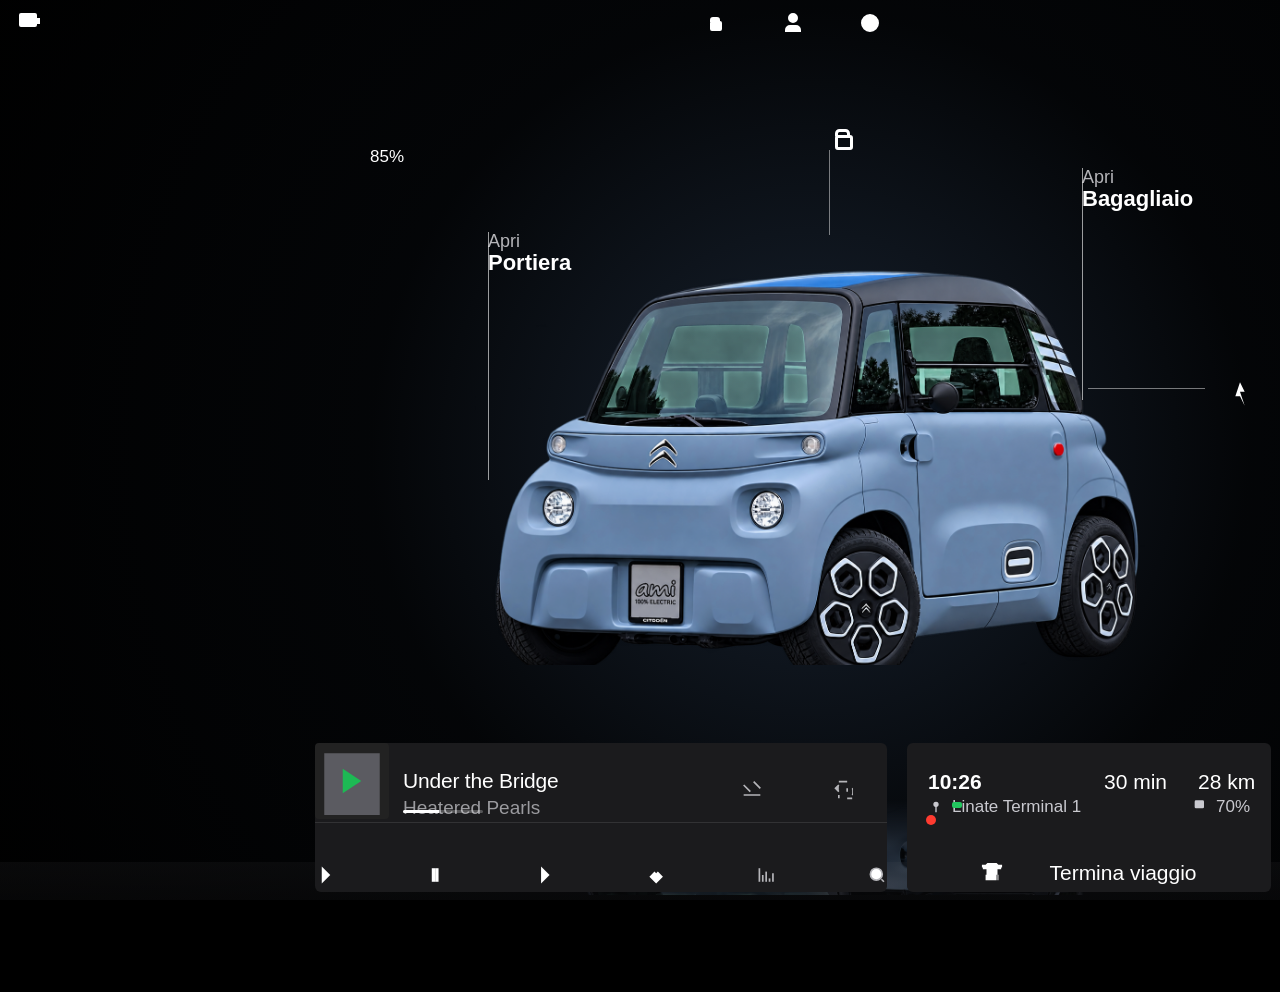
<file: index.html>
<!DOCTYPE html>
<html lang="it">
<head>
  <meta charset="UTF-8" />
  <meta name="viewport" content="width=device-width, initial-scale=1.0, maximum-scale=1.0, user-scalable=no, viewport-fit=cover" />
  <meta name="mobile-web-app-capable" content="yes" />
  <meta name="apple-mobile-web-app-capable" content="yes" />
  <meta name="apple-mobile-web-app-status-bar-style" content="black" />
  <meta name="apple-mobile-web-app-title" content="Ami Dashboard" />
  <meta name="theme-color" content="#000000" />
  <title>Ami Dashboard</title>
  <link rel="manifest" href="manifest.webmanifest" />
  <link rel="stylesheet" href="css/base.css" />
  <link rel="stylesheet" href="css/parking.css" />
  <link rel="stylesheet" href="css/driving.css" />
</head>
<body>
  <!-- Banner GPS (discreto, sopra barra di stato) -->
  <div class="gps-banner hidden" id="gps-banner">
    <span class="gps-banner-text">GPS non disponibile</span>
    <button id="gps-enable-btn">Attiva GPS</button>
  </div>

  <!-- Pannello debug velocità (tap lungo sull'orario o ?debug=1) -->
  <div class="debug-panel hidden" id="debug-panel">
    <h3>Modalità debug</h3>
    <label>Velocità simulata <span id="debug-value">0 km/h</span></label>
    <input type="range" id="debug-slider" min="0" max="50" value="0" />
    <div class="debug-actions">
      <button id="debug-close">Chiudi</button>
    </div>
  </div>

  <!-- Stage fisso 1586x992 px, scalato e centrato da js/scale.js -->
  <div id="stage">

    <!-- ============================================================
         VISTA PARCHEGGIO (#view-parking)
         ============================================================ -->
    <section id="view-parking" class="view">

      <!-- Aureola e pavimento -->
      <div class="parking-halo"></div>
      <div class="parking-floor"></div>

      <!-- Barra di stato superiore (y 0-45) -->
      <header class="top-bar">
        <div class="top-section">
          <svg class="battery-icon" viewBox="0 0 24 24" fill="none" stroke="#fff" stroke-width="2">
            <rect x="2" y="3" width="16" height="12" rx="1" />
            <rect x="19" y="8" width="2" height="4" />
            <path d="M5 9h11" stroke="#fff" stroke-width="1.5" opacity="0.85" />
          </svg>
          <span class="battery-pct">85%</span>
        </div>

        <div class="top-center">
          <svg class="top-icon" viewBox="0 0 24 24" fill="none" stroke="#fff" stroke-width="2">
            <rect x="7" y="11" width="10" height="8" rx="1" />
            <path d="M7 11V9a2 2 0 0 1 2-2h4a2 2 0 0 1 2 2v2" />
          </svg>
          <svg class="top-icon" viewBox="0 0 24 24" fill="none" stroke="#fff" stroke-width="2">
            <circle cx="12" cy="7" r="4" />
            <path d="M5 21v-2a4 4 0 0 1 4-4h6a4 4 0 0 1 4 4v2" />
          </svg>
          <svg class="top-icon" viewBox="0 0 24 24" fill="none" stroke="#fff" stroke-width="2">
            <circle cx="12" cy="12" r="8" />
            <circle cx="12" cy="12" r="1" fill="#fff" />
          </svg>
        </div>

        <div class="top-right">
          <span class="time" id="top-time">9:54</span>
          <span class="temp">21 °C</span>
          <div class="status-pill">
            <svg class="icon-status-small" viewBox="0 0 24 24" fill="none" stroke="#fff" stroke-width="2">
              <path d="M12 2L15 6h6l-4 4 2.29 2.29L19 15l-6-6-4 4-2.29-2.29L9 15l3-6V6z" />
            </svg>
            <span class="status-text">PASSENGER AIRBAG On</span>
          </div>
        </div>
      </header>

      <!-- Mini-mappa (x 1325-1586, y 0-340) -->
      <div class="minimap" id="minimap">
        <svg viewBox="0 0 261 340" xmlns="http://www.w3.org/2000/svg">
          <rect width="100%" height="100%" fill="#0a0a0c" />
          <path d="M 0 60 L 261 60 M 0 180 L 261 180 M 0 300 L 261 300" stroke="#1a1a20" stroke-width="3" />
          <path d="M 60 0 L 60 340 M 150 0 L 150 340 M 230 0 L 230 340" stroke="#1a1a20" stroke-width="3" />
          <path d="M 40 90 Q 90 150 140 210" fill="none" stroke="#1e5bff" stroke-width="3" />
          <circle cx="139" cy="104" r="4" fill="#fff" />
          <path d="M 139 100 L 139 108" stroke="#fff" stroke-width="1.5" />
          <path d="M 149 262 L 157 270 L 149 278 Z" fill="#ff3b30" />
        </svg>
      </div>

      <!-- Auto + riflesso -->
      <div class="car-wrapper">
        <img src="assets/images/ami_front.png" class="car-img" alt="Citroën Ami vista frontale" />
        <img src="assets/images/ami_front.png" class="car-img car-reflection" alt="Riflesso" />
      </div>

      <!-- Lucchetto auto -->
      <div class="car-lock" id="car-lock" aria-label="Auto chiusa">
        <svg viewBox="0 0 24 24" fill="none" stroke="#fff" stroke-width="2" width="36" height="36">
          <rect x="7" y="11" width="10" height="8" rx="1" />
          <path d="M7 11V9a2 2 0 0 1 2-2h4a2 2 0 0 1 2 2v2" />
        </svg>
      </div>
      <div class="lock-line"></div>

      <!-- Etichetta sinistra: Portiera -->
      <div class="label-left" id="label-left">
        <div class="label-line"></div>
        <div class="label-text">
          <span class="label-action" id="action-left">Apri</span>
          <span class="label-object" id="object-left">Portiera</span>
        </div>
      </div>

      <!-- Etichetta destra: Bagagliaio -->
      <div class="label-right" id="label-right">
        <div class="label-line"></div>
        <div class="label-text">
          <span class="label-action" id="action-right">Apri</span>
          <span class="label-object" id="object-right">Bagagliaio</span>
        </div>
      </div>

      <!-- Fulmine + linea di ricarica -->
      <div class="bolt-wrapper">
        <div class="bolt-line"></div>
        <svg class="bolt" viewBox="0 0 24 24" fill="#fff">
          <polygon points="12,2 8,14 12,14 16,22 12,10 16,10" />
        </svg>
      </div>

      <!-- Card Spotify -->
      <div class="card card-spotify" id="card-spotify">
        <div class="spotify-cover">
          <svg viewBox="0 0 24 24" width="74" height="76" fill="#5b5b61">
            <path d="M 3 3 H 21 V 23 H 3 Z" />
            <path d="M 9 8 L 15 12 L 9 16 Z" fill="#1db954" />
          </svg>
        </div>
        <div class="spotify-info">
          <p class="spotify-title" id="spotify-title">Under the Bridge</p>
          <p class="spotify-artist" id="spotify-artist">Heatered Pearls</p>
        </div>
        <div class="spotify-progress">
          <div class="spotify-progress-fill"></div>
        </div>
        <svg class="spotify-shuffle" viewBox="0 0 24 24" fill="none" stroke="#b5b5b9" stroke-width="2">
          <path d="M 2 6 L 10 14 M 14 2 L 22 10 M 2 18 L 22 18" />
        </svg>
        <svg class="spotify-repeat" viewBox="0 0 24 24" fill="none" stroke="#b5b5b9" stroke-width="2">
          <path d="M 17 2 H 7 M 7 6 L 3 10 L 7 14 M 7 18 V 22 M 17 22 H 23 M 23 18 L 27 14 L 23 10 M 17 14 V 10" />
        </svg>

        <div class="card-separator"></div>

        <div class="spotify-ctrl">
          <svg class="ctrl-prev" viewBox="0 0 24 24" fill="#fff"><polygon points="8,22 8,2 18,12" /></svg>
          <svg class="ctrl-play" viewBox="0 0 24 24" fill="#fff"><rect x="8" y="4" width="4" height="16" /><rect x="12" y="4" width="4" height="16" /></svg>
          <svg class="ctrl-next" viewBox="0 0 24 24" fill="#fff"><polygon points="6,2 6,22 16,12" /></svg>
          <svg class="ctrl-heart" viewBox="0 0 24 24" fill="#fff"><path d="M 12 22 L 4 14 L 10 8 L 12 10 L 14 8 L 20 14 L 12 22 Z" /></svg>
          <svg class="ctrl-eq" viewBox="0 0 24 24" fill="none" stroke="#b5b5b9" stroke-width="2">
            <line x1="4" y1="20" x2="4" y2="4" /><line x1="8" y1="20" x2="8" y2="12" /><line x1="12" y1="20" x2="12" y2="8" /><line x1="16" y1="20" x2="16" y2="16" /><line x1="20" y1="20" x2="20" y2="10" />
          </svg>
          <svg class="ctrl-search" viewBox="0 0 24 24" fill="none" stroke="#b5b5b9" stroke-width="2">
            <circle cx="11" cy="11" r="7" /><path d="M 17 17 L 20 20" />
          </svg>
        </div>
      </div>

      <!-- Card viaggio -->
      <div class="card card-trip" id="card-trip">
        <div class="trip-time">10:26</div>
        <div class="trip-duration">30 min</div>
        <div class="trip-distance">28 km</div>

        <div class="trip-subrow">
          <div class="trip-dest">
            <svg class="icon-dest" viewBox="0 0 24 24" fill="none" stroke="#c9c9cf" stroke-width="2">
              <circle cx="12" cy="8" r="3" /><path d="M12 8V14M12 20V14" />
            </svg>
            <span>Linate Terminal 1</span>
          </div>
          <div class="trip-battery">
            <svg class="icon-batt" viewBox="0 0 24 24" fill="none" stroke="#c9c9cf" stroke-width="2">
              <rect x="2" y="3" width="12" height="10" rx="1" />
            </svg>
            <div class="trip-batt-fill" style="left: 24px; top: 6px;"></div>
            <span>70%</span>
          </div>
        </div>

        <div class="trip-dot"></div>

        <div class="trip-bottom">
          <svg class="icon-car-small" viewBox="0 0 24 24" fill="#fff">
            <path d="M 4 8 H 2 V 6 H 1 L 1 3 H 5 L 7 1 H 17 L 19 3 H 23 V 6 H 22 V 8 H 18 V 20 H 6 V 8 Z M 7 20 H 5 V 14 H 7 Z M 17 20 H 19 V 14 H 17 Z" />
          </svg>
          <span class="trip-label">Termina viaggio</span>
          <svg class="trip-dots" viewBox="0 0 24 24" fill="#fff">
            <circle cx="12" cy="10" r="1.2" /><circle cx="12" cy="14" r="1.2" /><circle cx="12" cy="18" r="1.2" />
          </svg>
        </div>
      </div>

      <!-- Dock inferiore -->
      <nav class="dock">
        <div class="dock-left">
          <svg class="dock-car" viewBox="0 0 24 24" fill="#fff">
            <path d="M 4 8 H 2 V 6 H 1 L 1 3 H 5 L 7 1 H 17 L 19 3 H 23 V 6 H 22 V 8 H 18 V 20 H 6 V 8 Z M 7 20 H 5 V 14 H 7 Z M 17 20 H 19 V 14 H 17 Z" />
          </svg>
          <svg class="dock-arrow" viewBox="0 0 24 24" fill="#fff"><polygon points="18,12 6,12 12,18" /></svg>
          <span class="dock-speed" id="dock-speed">22</span>
          <svg class="dock-arrow" viewBox="0 0 24 24" fill="#fff"><polygon points="6,12 18,12 12,6" /></svg>
        </div>

        <div class="dock-center" style="display:flex; gap: 44px;">
          <div class="dock-app" title="Spotify" style="background:#1db954;">
            <svg viewBox="0 0 24 24"><path d="M 9 12 L 14 16 L 14 8 Z" fill="#fff" /></svg>
          </div>
          <div class="dock-app" title="Telecamera" style="background:#111;">
            <svg viewBox="0 0 24 24"><circle cx="12" cy="12" r="6" fill="#333" stroke="#8b5cf6" stroke-width="2" /></svg>
          </div>
          <div class="dock-app" title="Telefono" style="background:#22c55e;">
            <svg viewBox="0 0 24 24" fill="none" stroke="#fff" stroke-width="3" stroke-linecap="round"><path d="M 12 6 L 18 12 L 12 18" /></svg>
          </div>
          <div class="dock-app" title="App" style="background:#111;">
            <svg viewBox="0 0 24 24">
              <circle cx="12" cy="8" r="1.2" fill="#fff" /><circle cx="12" cy="12" r="1.2" fill="#fff" /><circle cx="12" cy="16" r="1.2" fill="#fff" />
            </svg>
          </div>
        </div>

        <div class="dock-right">
          <svg class="dock-arrow" viewBox="0 0 24 24" fill="#fff"><polygon points="18,12 6,12 12,18" /></svg>
          <svg class="dock-volume" viewBox="0 0 24 24" fill="#fff">
            <path d="M 11 5 L 6 5 A 6 6 0 0 0 6 17 L 11 17 Z" /><polygon points="12,8 20,8 20,16 12,16" /><line x1="7" y1="9" x2="9" y2="9" stroke="#fff" stroke-width="1" /><line x1="7" y1="12" x2="11" y2="12" stroke="#fff" stroke-width="1" /><line x1="7" y1="15" x2="9" y2="15" stroke="#fff" stroke-width="1" />
          </svg>
          <svg class="dock-arrow" viewBox="0 0 24 24" fill="#fff"><polygon points="6,12 18,12 12,6" /></svg>
        </div>
      </nav>

    </section>

    <!-- ============================================================
         VISTA MARCIA (#view-driving)
         ============================================================ -->
    <section id="view-driving" class="view hidden">

      <!-- Pannello sinistro -->
      <div class="driving-left">

        <!-- Icone stato in alto -->
        <svg class="icon-warning" viewBox="0 0 24 24" fill="#f5b400">
          <path d="M13 14h-2V8h2zm1-8.5C14 4.57 13.43 4 13 4h-2c-.43 0-.86.57-.86 1V6h-2V5c0-.43-.43-.86-.86-.86h-2C5.43 4 5 4.57 5 5v14c0 .43.43.86.86.86h10c.43 0 .86-.43.86-.86V5c0-.43-.43-.86-.86-.86z" />
        </svg>
        <svg class="icon-headlights" viewBox="0 0 24 24" fill="#2fd24b">
          <path d="M12 3L1 9l11 6 9-4.91V17l2-13z" />
        </svg>

        <!-- Tachimetro -->
        <div class="speed-container">
          <div class="speed-value" id="speed-value">0</div>
        </div>
        <div class="speed-unit">KM/H</div>

        <!-- Marce P R N D -->
        <div class="gear-row">
          <span class="gear" data-gear="P">P</span>
          <span class="gear" data-gear="R">R</span>
          <span class="gear" data-gear="N">N</span>
          <span class="gear" data-gear="D">D</span>
        </div>

        <!-- Batteria -->
        <div class="battery-pct" id="battery-pct">90%</div>
        <svg class="battery-icon-driving" viewBox="0 0 24 24">
          <rect x="2" y="3" width="12" height="10" rx="1" fill="#22d33a" />
        </svg>

        <!-- Linea separatrice + segmento verde -->
        <div class="speed-line"></div>
        <div class="speed-line-green"></div>

        <!-- Controlli velocità -->
        <svg class="steering-icon" viewBox="0 0 24 24">
          <circle cx="12" cy="12" r="10" fill="none" stroke="#1e90ff" stroke-width="2" />
          <path d="M12 2V12M22 12H12M12 22V12M2 12H12" stroke="#1e90ff" stroke-width="2" stroke-linecap="round" />
        </svg>

        <div class="minus-btn">−</div>

        <div class="limit-circle" id="limit-value">30</div>

        <div class="plus-btn">+</div>

        <div class="limit-sign">
          <div class="limit-small">LIMITE</div>
          <div class="limit-big">50</div>
        </div>

        <!-- Scena auto posteriore -->
        <div class="driving-scene">
          <img src="assets/images/ami_rear.png" alt="Citroën Ami vista posteriore" />
        </div>

        <!-- Cono di luce -->
        <div class="light-cone"></div>

        <!-- Linee di corsia -->
        <svg class="lanes-svg" viewBox="0 0 320 300" xmlns="http://www.w3.org/2000/svg">
          <path class="lane" d="M 130 25 L 30 270" />
          <path class="lane" d="M 188 25 L 288 270" />
        </svg>

        <!-- Icone in basso -->
        <svg class="icon-bottom icon-steering-bottom" viewBox="0 0 24 24">
          <circle cx="12" cy="12" r="9" fill="none" stroke="#8e8e93" stroke-width="2" />
          <path d="M12 12V4M12 12L12 4" stroke="#8e8e93" stroke-width="2" stroke-linecap="round" />
        </svg>
        <svg class="icon-bottom icon-bolt-bottom" viewBox="0 0 24 24">
          <polygon points="12,2 8,14 12,14 16,22 12,10 16,10" fill="#8e8e93" />
        </svg>
        <svg class="icon-bottom icon-mic-bottom" viewBox="0 0 24 24">
          <path d="M12 1a3 3 0 0 0-3 3v8a3 3 0 0 0 6 0V4a3 3 0 0 0-3-3z" stroke="#8e8e93" stroke-width="2" stroke-linecap="round" stroke-linejoin="round" fill="none" />
          <path d="M19 10v2a7 7 0 0 1-14 0v-2" stroke="#8e8e93" stroke-width="2" stroke-linecap="round" stroke-linejoin="round" fill="none" />
          <line x1="12" y1="19" x2="12" y2="23" stroke="#8e8e93" stroke-width="2" stroke-linecap="round" />
          <line x1="8" y1="23" x2="16" y2="23" stroke="#8e8e93" stroke-width="2" stroke-linecap="round" />
        </svg>

        <!-- Puntini paginazione -->
        <div class="driving-dots">
          <div class="dot active"></div>
          <div class="dot"></div>
          <div class="dot"></div>
        </div>
      </div>

      <!-- Area mappa e overlay -->
      <div class="driving-map" id="driving-map">

        <!-- Barra di stato sopra mappa -->
        <div class="map-status">
          <div class="map-status-left">
            <svg class="map-status-icon" viewBox="0 0 24 24" fill="none" stroke="#fff" stroke-width="2">
              <rect x="7" y="11" width="10" height="8" rx="1" />
              <path d="M7 11V9a2 2 0 0 1 2-2h4a2 2 0 0 1 2 2v2" />
            </svg>
            <svg class="map-status-icon" viewBox="0 0 24 24" fill="none" stroke="#fff" stroke-width="2">
              <path d="M16.5 10.5V11h-2V10.5zM19 9v-5.5c0-2-2-4-4-4h-2c-2 0-4 2-4 4V9M17 14h2v4h-2z" />
            </svg>
            <div class="map-status-icon">4G</div>
            <div class="map-alert">
              <svg viewBox="0 0 24 24" fill="#fff">
                <path d="M13 14h-2V8h2zm1-8.5C14 4.57 13.43 4 13 4h-2c-.43 0-.86.57-.86 1V6h-2V5c0-.43-.43-.86-.86-.86h-2C5.43 4 5 4.57 5 5v14c0 .43.43.86.86.86h10c.43 0 .86-.43.86-.86V5c0-.43-.43-.86-.86-.86z" />
              </svg>
            </div>
            <svg class="map-status-icon" viewBox="0 0 24 24" fill="#f5b400">
              <circle cx="12" cy="8" r="7" />
              <path d="M5 21c0 1.1 0.9 2 2 2h12c1.1 0 2-.9 2-2V9.67l-2.36-2.36c-.19-.19-.45-.29-.71-.29s-.52.1-.71.29L10 11.29 7.64 9.06 5.63 9.67V21z" />
            </svg>
          </div>
          <div class="map-status-right">
            <div class="map-temp">17 °C</div>
            <div class="map-time" id="map-time">10:21</div>
          </div>
        </div>

        <!-- Segnaposto mappa (sarà sostituita dalla vera mappa) -->
        <div class="map-placeholder" id="map-placeholder">
          <svg viewBox="0 0 1108 885" xmlns="http://www.w3.org/2000/svg">
            <rect width="100%" height="100%" fill="#101214" />
            <path d="M0 100h1108M0 300h1108M0 500h1108M0 700h1108" stroke="#22242a" stroke-width="2" />
            <path d="M600 0v885M800 0v885" stroke="#22242a" stroke-width="2" />
          </svg>
        </div>

        <!-- Pillola Naviga -->
        <div class="nav-pill">
          <svg class="nav-arrow" viewBox="0 0 24 24" fill="#1e90ff">
            <path d="M13.29 8.41l-4-4a1 1 0 0 0-1.42 0l-4 4a1 1 0 0 0 0 1.42l4 4a1 1 0 0 0 1.42 0l4-4a1 1 0 0 0 0-1.42z" />
          </svg>
          <div class="nav-text">Naviga</div>
          <svg class="nav-chevron" viewBox="0 0 24 24" fill="#fff">
            <polyline points="9 18 15 12 9 6" fill="none" stroke="#fff" stroke-width="2" stroke-linecap="round" stroke-linejoin="round" />
          </svg>
        </div>

        <!-- Card indicazioni -->
        <div class="trip-card">

          <!-- Passo 1: svolta destra -->
          <div class="trip-step step-1">
            <svg class="step-arrow" viewBox="0 0 24 24" fill="none" stroke="#1e90ff" stroke-width="3" stroke-linecap="round" stroke-linejoin="round">
              <polyline points="18 6 12 12 18 18" />
            </svg>
            <div class="step-text">
              <div class="step-dist">15 km</div>
              <div class="step-desc">Uscita 37</div>
            </div>
            <svg class="step-speaker" viewBox="0 0 24 24" fill="#6e6e73">
              <path d="M11 5L6 9v2h6V5zm-1 12V9l-4 2-4-2v11L3 14l4-2z" />
            </svg>
          </div>

          <!-- Passo 2: autostrada -->
          <div class="trip-step step-2">
            <svg class="step-arrow gray" viewBox="0 0 24 24" fill="none" stroke="#6e6e73" stroke-width="3" stroke-linecap="round">
              <polyline points="6 12 18 12" />
            </svg>
            <div class="step-text">
              <div class="step-dist">0,75 km</div>
              <div class="step-desc">Autostrada A4</div>
            </div>
          </div>

          <!-- Passo 3: dritto -->
          <div class="trip-step step-3">
            <svg class="step-arrow gray" viewBox="0 0 24 24" fill="none" stroke="#6e6e73" stroke-width="3" stroke-linecap="round">
              <line x1="12" y1="6" x2="12" y2="18" />
              <line x1="8" y1="6" x2="12" y2="10" />
              <line x1="16" y1="6" x2="12" y2="10" />
            </svg>
            <div class="step-text">
              <div class="step-dist">18 km</div>
              <div class="step-desc">Via Mansell</div>
            </div>
          </div>

          <!-- Passo 4: colonnina -->
          <div class="trip-step step-4">
            <svg class="step-arrow gray" viewBox="0 0 24 24" fill="#6e6e73">
              <circle cx="12" cy="8" r="2" />
              <path d="M12 10V14M12 20V14" stroke="#6e6e73" stroke-width="2" stroke-linecap="round" />
            </svg>
            <div class="step-text">
              <div class="step-dist">500 m</div>
              <div class="step-desc">Colonnina di ricarica</div>
            </div>
            <svg class="step-speaker" viewBox="0 0 24 24" fill="none" stroke="#6e6e73" stroke-width="2">
              <rect x="2" y="3" width="12" height="10" rx="1" />
              <rect x="15" y="8" width="2" height="4" />
            </svg>
            <div class="step-battery" style="position:absolute;right:45px;top:50%;transform:translateY(-50%);font-size:17px;color:#c9c9cf;">78%</div>
          </div>

          <!-- Pulsante annulla viaggio -->
          <div class="cancel-trip">ANNULLA VIAGGIO</div>

          <!-- Footer -->
          <div class="trip-footer">
            <span>20,8 km</span>
            <span>37 min</span>
            <span>10:58</span>
          </div>
        </div>

        <!-- Controlli mappa a destra -->
        <div class="map-controls">
          <div class="map-control compass" title="Bussola">
            <svg viewBox="0 0 24 24" fill="none" stroke="#fff" stroke-width="2">
              <path d="M12 2L15 8l-3 1v5l3 1 3-1v-5l-3-1z" />
              <path d="M12 22L9 16l3-1V9l-3-1-3 1v5l3 1z" />
            </svg>
          </div>
          <div class="zoom-pill" title="Zoom">
            <div class="zoom-btn">+</div>
            <div class="zoom-btn">−</div>
          </div>
          <div class="map-control bolt-btn" title="Fulmine">
            <svg viewBox="0 0 24 24" fill="#fff">
              <polygon points="12,2 8,14 12,14 16,22 12,10 16,10" />
            </svg>
          </div>
          <div class="map-control gear-btn" title="Impostazioni">
            <svg viewBox="0 0 24 24" fill="none" stroke="#fff" stroke-width="2">
              <circle cx="12" cy="12" r="3" />
              <path d="M19.42 15.07l-2.12-2.12a5 5 0 0 0-7.07 0l-2.12 2.12a1 1 0 0 0-1.42 1.42l2.12 2.12a5 5 0 0 0 7.07 0l2.12-2.12a1 1 0 0 0 1.42-1.42zM18.36 11.36l2.12-2.12a1 1 0 0 0-1.42-1.42l-2.12 2.12a5 5 0 0 0-7.07 0l-2.12-2.12a1 1 0 0 0-1.42 1.42l2.12 2.12a5 5 0 0 0 7.07 0z" />
            </svg>
          </div>
        </div>

        <!-- Mini-player -->
        <div class="mini-player">
          <div class="cover">
            <svg viewBox="0 0 24 24" fill="#444">
              <path d="M3 3h18v18H3z" />
              <path d="M9 8l6 4-6 4z" fill="#888" />
            </svg>
          </div>
          <svg class="heart-outline" viewBox="0 0 24 24" fill="none" stroke="#fff" stroke-width="2">
            <path d="M12 21.35l-1.45-1.32C5.4 15.36 2 12.28 2 8.5 2 5.42 4.42 3 7.5 3c1.74 0 3.41.81 4.5 2.09C13.09 3.81 14.76 3 16.5 3 19.58 3 22 5.42 22 8.5c0 3.78-3.4 13.86-8.55 11.54L12 21.35z" />
          </svg>
          <div class="track-info">
            <div class="track-title">Mia & Sebastian's Theme</div>
            <div class="track-artist">Justin Hurwitz</div>
            <div class="track-album">La La Land (Original Motion Picture Soundtrack)</div>
          </div>
          <div class="progress-bar"><div class="progress-fill"></div></div>
          <div class="time-left">-1:23</div>

          <div class="player-controls">
            <svg class="ctrl-prev" viewBox="0 0 24 24" fill="#fff"><polygon points="8,22 8,2 18,12" /></svg>
            <svg class="ctrl-play" viewBox="0 0 24 24" fill="#fff"><rect x="8" y="4" width="4" height="16" /><rect x="12" y="4" width="4" height="16" /></svg>
            <svg class="ctrl-next" viewBox="0 0 24 24" fill="#fff"><polygon points="6,2 6,22 16,12" /></svg>
            <svg class="ctrl-search" viewBox="0 0 24 24" fill="none" stroke="#fff" stroke-width="2">
              <circle cx="11" cy="11" r="7" />
              <path d="M17 17l3 3" stroke="#fff" stroke-width="2" stroke-linecap="round" />
            </svg>
            <svg class="ctrl-expand" viewBox="0 0 24 24" fill="none" stroke="#fff" stroke-width="2" stroke-linecap="round" stroke-linejoin="round">
              <polyline points="22 12 18 12 15 15 9 9 6 12" />
            </svg>
          </div>
        </div>
      </div>

      <!-- Dock inferiore -->
      <nav class="driving-dock">
        <div class="dock-left" style="position: relative; width: 100%;">
          <svg class="dock-item dock-car" viewBox="0 0 24 24" fill="#fff">
            <path d="M4 8H2V6H1L1 3H5L7 1H17L19 3H23V6H22V8H18V20H6V8ZM7 20H5V14H7ZM17 20H19V14H17Z" />
          </svg>
          <svg class="dock-item dock-defrost-front" viewBox="0 0 24 24" fill="#1e90ff" stroke="#1e90ff" stroke-width="2" stroke-linecap="round" stroke-linejoin="round">
            <path d="M17 11H7a3 3 0 0 0-3 3v3h14v-3a3 3 0 0 0-3-3z" />
          </svg>
          <svg class="dock-item dock-defrost-rear" viewBox="0 0 24 24" fill="#e5171f" stroke="#e5171f" stroke-width="2" stroke-linecap="round" stroke-linejoin="round">
            <path d="M17 11H7a3 3 0 0 0-3 3v3h14v-3a3 3 0 0 0-3-3z" />
          </svg>
          <svg class="dock-item dock-seat-left" viewBox="0 0 24 24" fill="none" stroke="#fff" stroke-width="2" stroke-linecap="round" stroke-linejoin="round">
            <path d="M4 4h16v12H4z" />
            <path d="M14 4v10M10 4v10" />
          </svg>

          <div class="dock-temp-left" id="dock-temp-left">20°</div>
          <svg class="dock-temp-left chevron chevron-up" viewBox="0 0 24 24" fill="none" stroke="#fff" stroke-width="2" stroke-linecap="round" stroke-linejoin="round">
            <polyline points="18 15 12 9 6 15" />
          </svg>
          <svg class="dock-temp-left chevron chevron-down" viewBox="0 0 24 24" fill="none" stroke="#fff" stroke-width="2" stroke-linecap="round" stroke-linejoin="round">
            <polyline points="18 9 12 15 6 9" />
          </svg>

          <svg class="dock-item dock-fan" viewBox="0 0 24 24" fill="none" stroke="#fff" stroke-width="2" stroke-linecap="round" stroke-linejoin="round">
            <path d="M5 12h14M12 5v14M17 9l-5 5 5 5M7 15l5-5-5-5" />
          </svg>
          <div class="dock-fan-label">MANUALE</div>

          <div class="dock-temp-right" id="dock-temp-right">20°</div>
          <svg class="dock-temp-right chevron chevron-up" viewBox="0 0 24 24" fill="none" stroke="#fff" stroke-width="2" stroke-linecap="round" stroke-linejoin="round">
            <polyline points="18 15 12 9 6 15" />
          </svg>
          <svg class="dock-temp-right chevron chevron-down" viewBox="0 0 24 24" fill="none" stroke="#fff" stroke-width="2" stroke-linecap="round" stroke-linejoin="round">
            <polyline points="18 9 12 15 6 9" />
          </svg>

          <svg class="dock-item dock-seat-right" viewBox="0 0 24 24" fill="none" stroke="#fff" stroke-width="2" stroke-linecap="round" stroke-linejoin="round">
            <path d="M4 4h16v12H4z" />
            <path d="M14 4v10M10 4v10" />
          </svg>
          <svg class="dock-item dock-music" viewBox="0 0 24 24" fill="none" stroke="#fff" stroke-width="2" stroke-linecap="round" stroke-linejoin="round">
            <path d="M12 1a3 3 0 0 0-3 3v8a3 3 0 0 0 6 0V4a3 3 0 0 0-3-3z" />
          </svg>
          <svg class="dock-item dock-phone" viewBox="0 0 24 24" fill="none" stroke="#fff" stroke-width="3" stroke-linecap="round" stroke-linejoin="round">
            <path d="M12 6L18 12L12 18" />
          </svg>
          <svg class="dock-item dock-volume" viewBox="0 0 24 24" fill="none" stroke="#fff" stroke-width="2" stroke-linecap="round" stroke-linejoin="round">
            <path d="M11 5L6 5A6 6 0 0 0 6 17L11 17Z" />
            <polygon points="12,8 20,8 20,16 12,16" />
          </svg>
          <svg class="dock-volume chevron chevron-up" viewBox="0 0 24 24" fill="none" stroke="#fff" stroke-width="2" stroke-linecap="round" stroke-linejoin="round">
            <polyline points="18 15 12 9 6 15" />
          </svg>
          <svg class="dock-volume chevron chevron-down" viewBox="0 0 24 24" fill="none" stroke="#fff" stroke-width="2" stroke-linecap="round" stroke-linejoin="round">
            <polyline points="18 9 12 15 6 9" />
          </svg>
        </div>
      </nav>

    </section>

  </div>

  <script type="module" src="js/spotify.js"></script>
  <script type="module" src="js/main.js"></script>
  <script type="module" src="js/ui/parking.js"></script>
  <script type="module" src="js/ui/driving.js"></script>
</body>
</html>
</file>
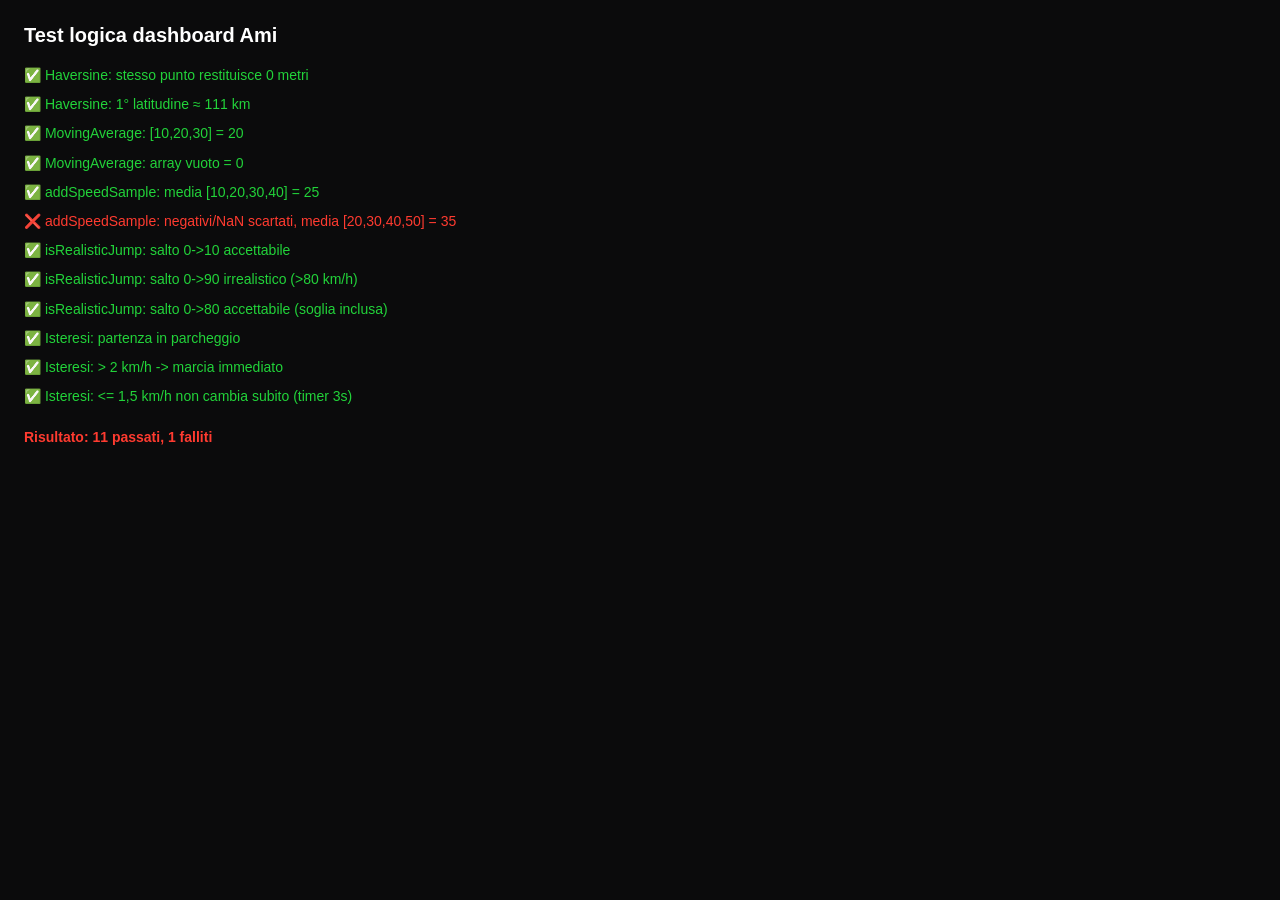
<file: js/tests.html>
<!DOCTYPE html>
<html lang="it">
<head>
  <meta charset="UTF-8" />
  <meta name="viewport" content="width=device-width, initial-scale=1.0" />
  <title>Test logica dashboard Ami</title>
  <style>
    body {
      font-family: 'Inter', 'Segoe UI', Roboto, sans-serif;
      background: #0b0b0c;
      color: #fff;
      margin: 0;
      padding: 24px;
    }
    h1 {
      font-size: 20px;
      font-weight: 600;
      margin: 0 0 16px 0;
    }
    #output {
      font-size: 14px;
      line-height: 1.8;
      max-width: 600px;
    }
    #output div {
      margin: 4px 0;
    }
  </style>
</head>
<body>
  <h1>Test logica dashboard Ami</h1>
  <div id="output"></div>
  <script type="module" src="./tests.js"></script>
</body>
</html>
</file>
<file: css/base.css>
/**
 * base.css
 * Stili di base per la dashboard Ami.
 * Tutta l'interfaccia vive nello stage fisso 1586x992 px, centrato e
 * scalato tramite transform: scale(s) da js/scale.js.
 */

* {
  box-sizing: border-box;
}

html, body {
  margin: 0;
  padding: 0;
  width: 100%;
  height: 100%;
  background: #000;
  color: #fff;
  font-family: 'Inter', 'Segoe UI', Roboto, sans-serif;
  overflow: hidden;           // nessuno scroll
  user-select: none;          // niente selezione testo
  -webkit-user-select: none;
  touch-action: manipulation; // niente zoom a pizzico
  overscroll-behavior: none;  // blocca pull-to-refresh e rimbalzo scroll (PWA su mobile)
}

/* Stage fisso 1586x992 px. Viene scalato e centrato da scale.js. */
#stage {
  position: relative;
  width: 1586px;
  height: 992px;
  background: #000;
  overflow: hidden;
  /* Le bande vuote attorno allo stage sono nere grazie a body {background:#000}. */
}

/* Viste sovrapposte: una sola visibile alla volta. */
.view {
  position: absolute;
  inset: 0;
  width: 100%;
  height: 100%;
  opacity: 1;
  transition: opacity 400ms ease;
  pointer-events: auto;
}

.view.hidden {
  opacity: 0;
  pointer-events: none;
}

/* Testo di placeholder per le viste (fase 1). */
.view-title {
  position: absolute;
  top: 50%;
  left: 50%;
  transform: translate(-50%, -50%);
  font-size: 48px;
  font-weight: 400;
  letter-spacing: -0.5px;
  color: #fff;
  text-align: center;
}

/* -------------------------------------------------
   Banner GPS (discreto, sopra barra di stato)
   ------------------------------------------------- */
.gps-banner {
  position: fixed;
  top: 0;
  left: 0;
  right: 0;
  background: #1a1a1d;
  color: #fff;
  padding: 6px 18px;
  font-size: 13px;
  display: flex;
  align-items: center;
  justify-content: space-between;
  z-index: 1000;
  border-bottom: 1px solid #333;
}

.gps-banner.hidden {
  display: none;
}

.gps-banner-text {
  flex: 1;
}

.gps-banner button {
  background: #333;
  color: #fff;
  border: 1px solid #555;
  padding: 4px 12px;
  font-size: 13px;
  cursor: pointer;
  border-radius: 4px;
}

.gps-banner button:hover {
  background: #444;
}

/* -------------------------------------------------
   Pannello debug velocità (tap lungo sull'orario)
   ------------------------------------------------- */
.debug-panel {
  position: fixed;
  top: 60px;
  left: 50%;
  transform: translateX(-50%);
  width: 320px;
  background: #1b1b1d;
  border: 1px solid #333;
  border-radius: 12px;
  padding: 16px;
  z-index: 2000;
  color: #fff;
}

.debug-panel.hidden {
  display: none;
}

.debug-panel h3 {
  margin: 0 0 12px 0;
  font-size: 16px;
  font-weight: 600;
}

.debug-panel label {
  display: block;
  font-size: 13px;
  color: #b5b5b9;
  margin-bottom: 8px;
}

.debug-panel input[type='range'] {
  width: 100%;
  margin-bottom: 14px;
}

.debug-actions {
  display: flex;
  justify-content: flex-end;
  gap: 8px;
}

.debug-actions button {
  background: #333;
  color: #fff;
  border: 1px solid #555;
  padding: 6px 14px;
  font-size: 13px;
  cursor: pointer;
  border-radius: 6px;
}

.debug-actions button:hover {
  background: #444;
}
</file>
<file: css/parking.css>
/**
 * css/parking.css
 * Stili per la vista Parcheggio (#view-parking).
 * Tutti gli elementi sono posizionati in modo assoluto in pixel
 * sullo stage fisso 1586x992 px, come definito da js/scale.js.
 */

#view-parking {
  position: relative;
  background: #000;
  overflow: hidden;
}

/* -------------------------------------------------
   Aureola radiale blu-grigia dietro l'auto
   Centrata attorno a x=810, y=450, raggio ~420 px.
   ------------------------------------------------- */
.parking-halo {
  position: absolute;
  inset: 0;
  background: radial-gradient(
    circle at 810px 450px,
    rgba(70, 100, 140, 0.35) 0%,
    rgba(70, 100, 140, 0.05) 45%,
    #000 100%
  );
  pointer-events: none;
}

/* Pavimento appena più chiaro vicino ai piedi dell'auto */
.parking-floor {
  position: absolute;
  bottom: 0;
  left: 0;
  right: 0;
  height: 130px;
  background: linear-gradient(
    to bottom,
    rgba(20, 20, 22, 0.45) 0%,
    #000 100%
  );
  pointer-events: none;
}

/* -------------------------------------------------
   BARRA DI STATO SUPERIORE (y 0-45)
   ------------------------------------------------- */
.top-bar {
  position: absolute;
  top: 0;
  left: 0;
  right: 0;
  height: 45px;
  display: flex;
  justify-content: space-between;
  align-items: center;
  padding: 0 18px;
  pointer-events: none;
}

.top-section {
  display: flex;
  align-items: center;
  pointer-events: none;
}

.battery-icon {
  width: 24px;
  height: 24px;
  fill: #fff;
}

.battery-pct {
  font-size: 17px;
  color: #fff;
  margin-left: 10px;
  pointer-events: auto;
  user-select: none;
}

.top-center {
  position: absolute;
  left: 50%;
  transform: translateX(-50%);
  display: flex;
  gap: 53px; /* icone a x=740, 793, 840 */
}

.top-icon {
  width: 24px;
  height: 24px;
  fill: #fff;
  pointer-events: none;
}

.top-right {
  display: flex;
  align-items: center;
  gap: 14px;
  pointer-events: auto;
}

.time {
  font-size: 22px;
  color: #fff;
  font-variant-numeric: tabular-nums;
  font-weight: 400;
}

.temp {
  font-size: 22px;
  color: #fff;
  font-weight: 400;
}

.status-pill {
  display: flex;
  align-items: center;
  gap: 6px;
}

.icon-status-small {
  width: 20px;
  height: 20px;
  fill: #fff;
  pointer-events: none;
}

.status-text {
  font-size: 7px;
  color: #888;
  font-family: 'Inter', 'Segoe UI', Roboto, sans-serif;
  pointer-events: auto;
  user-select: none;
}

/* -------------------------------------------------
   MINI-MAPPA (angolo in alto a destra)
   x 1325-1586, y 0-340
   ------------------------------------------------- */
.minimap {
  position: absolute;
  top: 0;
  right: 0;
  width: 261px;
  height: 340px;
  overflow: hidden;
  /* Maschera a sfumatura: bordi sinistro e inferiore nel nero */
  -webkit-mask-image:
    linear-gradient(to bottom, #000 70%, transparent 100%),
    linear-gradient(to right, #000 70%, transparent 100%);
  mask-image:
    linear-gradient(to bottom, #000 70%, transparent 100%),
    linear-gradient(to right, #000 70%, transparent 100%);
  -webkit-mask-size: 100% 100%, 100% 100%;
  mask-size: 100% 100%, 100% 100%;
  pointer-events: none;
}

.minimap svg {
  width: 100%;
  height: 100%;
  display: block;
}

/* -------------------------------------------------
   AUTO
   x 475-1145, y 245-665 (width ~670)
   ------------------------------------------------- */
.car-wrapper {
  position: absolute;
  left: 475px;
  top: 245px;
  width: 670px;
  height: 420px;
  pointer-events: none;
}

.car-img {
  position: absolute;
  inset: 0;
  width: 100%;
  height: 100%;
  object-fit: cover;
}

/* Riflesso sul pavimento: copia capovolta, opacità 0.28 */
.car-reflection {
  position: absolute;
  left: 0;
  top: 650px;
  width: 100%;
  height: 95px;
  object-fit: cover;
  transform: scaleY(-1);
  transform-origin: top;
  opacity: 0.28;
  -webkit-mask-image: linear-gradient(to bottom, #000 40%, transparent 100%);
  mask-image: linear-gradient(to bottom, #000 40%, transparent 100%);
  pointer-events: none;
}

/* -------------------------------------------------
   LUCCHETTO AUTO
   x=826, y=120, 36 px
   ------------------------------------------------- */
.car-lock {
  position: absolute;
  left: 826px;
  top: 120px;
  width: 36px;
  height: 36px;
  pointer-events: auto;
  cursor: pointer;
  z-index: 10;
  fill: #fff;
}

.car-lock.unlocked {
  fill: #22c55e;
}

.lock-line {
  position: absolute;
  left: 829px;
  top: 150px;
  width: 1px;
  height: 85px;
  background: rgba(255, 255, 255, 0.45);
  pointer-events: none;
}

/* -------------------------------------------------
   ETICHETTE PORTA / BAGAGLIAIO
   ------------------------------------------------- */
.label-left,
.label-right {
  position: absolute;
  display: flex;
  align-items: flex-start;
  gap: 9px;
  pointer-events: auto;
  cursor: pointer;
  z-index: 10;
}

.label-left {
  left: 488px;
  top: 232px;
}

.label-right {
  left: 1082px;
  top: 168px;
}

.label-line {
  position: absolute;
  width: 1px;
  background: rgba(255, 255, 255, 0.6);
}

.label-left .label-line {
  height: 248px; /* y 232 -> 480 */
  top: 0;
  left: 0;
}

.label-right .label-line {
  height: 232px; /* y 168 -> 400 */
  top: 0;
  left: 0;
}

.label-text {
  display: flex;
  flex-direction: column;
}

.label-action {
  font-size: 18px;
  color: #b5b5b9;
  line-height: 1;
  user-select: none;
}

.label-object {
  font-size: 22px;
  font-weight: 700;
  color: #fff;
  line-height: 1;
  margin-top: 2px;
  user-select: none;
}

/* -------------------------------------------------
   FULMINE
   x=1226, y=388, 28 px; linea orizzontale x 1088-1205
   ------------------------------------------------- */
.bolt-wrapper {
  position: absolute;
  left: 1088px;
  top: 380px; /* y=388 meno offset 8 per allineare */
  width: 117px;
  height: 28px;
  pointer-events: none;
}

.bolt-line {
  position: absolute;
  left: 0;
  top: 8px;
  width: 117px;
  height: 1px;
  background: rgba(255, 255, 255, 0.45);
}

.bolt {
  position: absolute;
  left: 138px; /* 1226 - 1088 */
  top: 0;
  width: 28px;
  height: 28px;
  fill: #fff;
}

/* -------------------------------------------------
   CARD INFERIORI (sfondo #1b1b1d, angoli 6 px)
   ------------------------------------------------- */
.card {
  position: absolute;
  background: #1b1b1d;
  border-radius: 6px;
}

.card-spotify {
  left: 315px;
  top: 743px;
  width: 572px;  /* 887 - 315 */
  height: 149px; /* 892 - 743 */
}

.card-trip {
  left: 907px;
  top: 743px;
  width: 364px;  /* 1271 - 907 */
  height: 149px; /* 892 - 743 */
}

.card-separator {
  position: absolute;
  left: 0;
  top: 79px; /* y 822 - 743 */
  width: 100%;
  height: 1px;
  background: rgba(255, 255, 255, 0.10);
}

/* --- Card Spotify: riga alta --- */
.spotify-cover {
  position: absolute;
  left: 0;
  top: 0;
  width: 74px;
  height: 76px;
  background: #222;
  border-radius: 4px;
}

.spotify-info {
  position: absolute;
  left: 88px;  /* 403 - 315 */
  top: 26px;   /* 769 - 743 */
}

.spotify-title {
  margin: 0;
  font-size: 21px;
  color: #fff;
  font-weight: 500;
  letter-spacing: -0.2px;
}

.spotify-artist {
  margin: 0;
  font-size: 19px;
  color: #9b9b9f;
  margin-top: 4px;
}

.spotify-progress {
  position: absolute;
  left: 88px;   /* 403 - 315 */
  top: 67px;    /* 810 - 743 */
  width: 80px;  /* 483 - 403 */
  height: 3px;
  background: rgba(255, 255, 255, 0.25);
  border-radius: 2px;
  overflow: hidden;
}

.spotify-progress-fill {
  position: absolute;
  inset: 0;
  width: 45%;
  height: 100%;
  background: #fff;
}

.spotify-shuffle,
.spotify-repeat {
  position: absolute;
  top: 37px;    /* 780 - 743 */
  width: 20px;
  height: 20px;
  fill: #b5b5b9;
  pointer-events: none;
}

.spotify-shuffle {
  left: 427px;  /* 742 - 315 */
}

.spotify-repeat {
  left: 518px;  /* 833 - 315 */
}

/* --- Card Spotify: riga bassa (icone a y 858) --- */
.spotify-ctrl {
  position: absolute;
  left: 0;
  top: 115px;   /* 858 - 743 */
  width: 100%;
  height: 34px;
  display: flex;
  justify-content: center;
  align-items: center;
  gap: 90px;
}

.spotify-ctrl svg {
  width: 24px;
  height: 24px;
  fill: #fff;
  pointer-events: none;
}

/* --- Card viaggio: riga alta --- */
.trip-time {
  position: absolute;
  left: 21px;   /* 928 - 907 */
  top: 27px;    /* 770 - 743 */
  font-size: 21px;
  color: #fff;
  font-weight: 700;
  font-variant-numeric: tabular-nums;
}

.trip-duration {
  position: absolute;
  left: 197px;  /* 1104 - 907 */
  top: 27px;
  font-size: 21px;
  color: #fff;
  font-variant-numeric: tabular-nums;
}

.trip-distance {
  position: absolute;
  left: 291px;  /* 1198 - 907 */
  top: 27px;
  font-size: 21px;
  color: #fff;
  font-variant-numeric: tabular-nums;
}

/* --- Card viaggio: riga media (y 796) --- */
.trip-subrow {
  position: absolute;
  left: 21px;
  top: 53px;    /* 796 - 743 */
  width: 322px;
  height: 22px;
  display: flex;
  align-items: center;
  justify-content: space-between;
}

.trip-dest {
  display: flex;
  align-items: center;
  gap: 8px;
  font-size: 17px;
  color: #c9c9cf;
}

.trip-battery {
  display: flex;
  align-items: center;
  gap: 6px;
  font-size: 17px;
  color: #c9c9cf;
}

.icon-dest,
.icon-car-small,
.icon-batt {
  width: 16px;
  height: 16px;
  fill: #c9c9cf;
  pointer-events: none;
}

.trip-batt-fill {
  position: absolute;
  width: 10px;
  height: 6px;
  background: #22c55e;
  border-radius: 2px;
  pointer-events: none;
}

/* Punto rosso indicatore */
.trip-dot {
  position: absolute;
  left: 19px;   /* 926 - 907 */
  top: 72px;    /* 815 - 743 */
  width: 10px;
  height: 10px;
  background: #ff3b30;
  border-radius: 50%;
  pointer-events: none;
}

/* --- Card viaggio: riga bassa --- */
.trip-bottom {
  position: absolute;
  left: 0;
  top: 115px;   /* circa y 858 */
  width: 100%;
  height: 30px;
  display: flex;
  align-items: center;
  justify-content: center;
  gap: 46px;
}

.trip-bottom .icon-car-small {
  width: 22px;
  height: 22px;
  fill: #fff;
}

.trip-label {
  font-size: 21px;
  color: #fff;
  font-weight: 500;
}

.trip-dots {
  position: absolute;
  left: 322px;  /* 1229 - 907 */
  top: 115px;   /* 858 - 743 */
  width: 16px;
  height: 16px;
  fill: #fff;
  pointer-events: none;
}

/* -------------------------------------------------
   DOCK INFERIORE (y 908-992)
   ------------------------------------------------- */
.dock {
  position: absolute;
  bottom: 0;
  left: 0;
  right: 0;
  height: 84px;
  background: #000;
  border-top: 1px solid #222;
  display: flex;
  align-items: center;
  justify-content: space-between;
  padding: 0 24px;
  pointer-events: auto;
}

.dock-left,
.dock-right {
  display: flex;
  align-items: center;
  gap: 44px;
}

.dock-car {
  width: 24px;
  height: 24px;
  fill: #fff;
  pointer-events: none;
}

.dock-arrow {
  width: 20px;
  height: 20px;
  fill: #fff;
  pointer-events: none;
}

.dock-speed {
  font-size: 44px;
  color: #fff;
  font-weight: 400;
  font-variant-numeric: tabular-nums;
  pointer-events: none;
  user-select: none;
}

.dock-app {
  width: 36px;
  height: 36px;
  border-radius: 8px;
  display: flex;
  align-items: center;
  justify-content: center;
  pointer-events: auto;
  cursor: pointer;
}

.dock-app svg {
  width: 20px;
  height: 20px;
  fill: #fff;
  pointer-events: none;
}

.dock-volume {
  width: 24px;
  height: 24px;
  fill: #fff;
  pointer-events: none;
}
</file>
<file: css/driving.css>
/**
 * css/driving.css
 * Stili per la Vista Marcia (#view-driving).
 * Tutti gli elementi sono posizionati in modo assoluto in pixel
 * sullo stage fisso 1586x992 px, replicando docs/ref/marcia.png.
 */

#view-driving {
  position: relative;
  background: #000;
  overflow: hidden;
}

/* ============================================================
   PANELLO SINISTRO (x 0-478, y 0-885, sfondo #0b0b0c,
   angolo basso a destra arrotondato 14 px)
   ============================================================ */
.driving-left {
  position: absolute;
  left: 0;
  top: 0;
  width: 478px;
  height: 885px;
  background: #0b0b0c;
  border-bottom-right-radius: 14px;
  overflow: hidden;
}

/* Icone di stato in alto */
.icon-warning {
  position: absolute;
  left: 92px;
  top: 28px;
  width: 32px;
  height: 32px;
  fill: #f5b400;
  pointer-events: none;
}

.icon-headlights {
  position: absolute;
  left: 438px;
  top: 28px;
  width: 32px;
  height: 32px;
  fill: #2fd24b;
  pointer-events: none;
}

/* Tachimetro: numero grande centrato a x=240, centro y=90 */
.speed-container {
  position: absolute;
  left: 240px;
  top: 42px;   /* centro y 90 meno metà altezza ~95/2 */
  width: 0;
  text-align: center;
  transform: translateX(-50%);
  pointer-events: none;
}

.speed-value {
  font-size: 95px;
  font-weight: 600;
  color: #fff;
  font-variant-numeric: tabular-nums;
  line-height: 1;
  letter-spacing: -1px;
}

.speed-value.overspeed {
  color: #ff3b30;
}

.speed-unit {
  position: absolute;
  left: 238px;
  top: 147px;
  font-size: 17px;
  color: #cfcfd3;
  letter-spacing: 1px;
  font-weight: 400;
  pointer-events: none;
}

/* Riga marce P R N D (y=147, x 17-95) */
.gear-row {
  position: absolute;
  left: 17px;
  top: 147px;
  width: 78px;   /* 95 - 17 */
  display: flex;
  justify-content: space-between;
  align-items: center;
  pointer-events: none;
}

.gear {
  font-size: 17px;
  color: #9a9a9e;
  font-weight: 400;
}

.gear.active {
  color: #fff;
  font-weight: 700;
}

/* Percentuale batteria e icona (y=147) */
.battery-pct {
  position: absolute;
  left: 360px;
  top: 147px;
  font-size: 17px;
  color: #fff;
  font-variant-numeric: tabular-nums;
  pointer-events: none;
}

.battery-icon-driving {
  position: absolute;
  left: 411px;
  top: 139px;
  width: 49px;
  height: 16px;
  fill: #22d33a;
  pointer-events: none;
}

/* Linea separatrice sottile y=169 (x 17-462) + segmento verde */
.speed-line {
  position: absolute;
  left: 17px;
  top: 169px;
  width: 445px;  /* 462 - 17 */
  height: 1px;
  background: #3a3a3d;
  pointer-events: none;
}

.speed-line-green {
  position: absolute;
  left: 238px;
  top: 168px;    /* centrato su y=169 con spessore 3px */
  width: 34px;   /* 272 - 238 */
  height: 3px;
  background: #2fd24b;
  border-radius: 1.5px;
  pointer-events: none;
}

/* Riga controlli velocità (y=206) */
.steering-icon {
  position: absolute;
  left: 35px;
  top: 206px;
  width: 38px;
  height: 38px;
  fill: #1e90ff;
  pointer-events: none;
}

.minus-btn {
  position: absolute;
  left: 165px;
  top: 206px;
  font-size: 28px;
  color: #fff;
  font-weight: 400;
  pointer-events: none;
  user-select: none;
}

.limit-circle {
  position: absolute;
  left: 217px;   /* centro x=237 meno metà diametro 20 */
  top: 186px;    /* centro y=206 meno 20 */
  width: 40px;
  height: 40px;
  border: 2px solid #cfcfd3;
  border-radius: 50%;
  font-size: 24px;
  color: #fff;
  font-variant-numeric: tabular-nums;
  display: flex;
  align-items: center;
  justify-content: center;
  cursor: pointer;
  user-select: none;
}

.plus-btn {
  position: absolute;
  left: 310px;
  top: 206px;
  font-size: 28px;
  color: #fff;
  font-weight: 400;
  pointer-events: none;
  user-select: none;
}

/* Cartello limite velocità (x=440, rettangolo bianco 30x40 bordo nero) */
.limit-sign {
  position: absolute;
  left: 440px;
  top: 206px;
  width: 30px;
  height: 40px;
  background: #fff;
  border: 2px solid #000;
  color: #000;
  display: flex;
  flex-direction: column;
  align-items: center;
  justify-content: center;
  pointer-events: none;
}

.limit-sign .limit-small {
  font-size: 7px;
  font-weight: 700;
  letter-spacing: 0.5px;
  line-height: 1;
}

.limit-sign .limit-big {
  font-size: 20px;
  font-weight: 700;
  line-height: 1;
}

/* Scena auto posteriore (x 175-305, y 450-580) */
.driving-scene {
  position: absolute;
  left: 175px;
  top: 450px;
  width: 130px;
  height: 130px;
  pointer-events: none;
}

.driving-scene img {
  width: 100%;
  height: 100%;
  object-fit: cover;
}

/* Cono di luce soffuso (ellisse ~300x150 centrata x=240, y=450) */
.light-cone {
  position: absolute;
  left: 90px;    /* 240 - 150 */
  top: 375px;    /* 450 - 75 */
  width: 300px;
  height: 150px;
  background: radial-gradient(
    ellipse at center,
    rgba(255, 255, 255, 0.35) 0%,
    transparent 70%
  );
  pointer-events: none;
}

/* Linee di corsia blu in prospettiva */
.lanes-svg {
  position: absolute;
  left: 80px;
  top: 320px;
  width: 320px;
  height: 300px;
  pointer-events: none;
}

.lane {
  fill: none;
  stroke: #2aa8ff;
  stroke-width: 3;
  filter: drop-shadow(0 0 10px rgba(42, 168, 255, 0.6));
  stroke-dasharray: 12, 18;
  stroke-dashoffset: 0;
}

/* Icone in basso (y=742, 32 px, grigie #8e8e93) */
.icon-bottom {
  position: absolute;
  top: 742px;
  width: 32px;
  height: 32px;
  fill: #8e8e93;
  pointer-events: none;
}

.icon-steering-bottom { left: 114px; }
.icon-bolt-bottom     { left: 238px; }
.icon-mic-bottom      { left: 362px; }

/* Puntini di paginazione (y=860, x 220 241 262) */
.driving-dots {
  position: absolute;
  left: 220px;
  top: 860px;
  display: flex;
  gap: 21px;
  pointer-events: none;
}

.dot {
  width: 8px;
  height: 8px;
  border-radius: 50%;
  background: #8e8e93;
}

.dot.active {
  background: #fff;
}

/* ============================================================
   AREA MAPPA E OVERLAY (x 478-1586, y 0-885)
   ============================================================ */
.driving-map {
  position: absolute;
  left: 478px;
  top: 0;
  right: 0;
  height: 885px;
  background: #101214;
  overflow: hidden;
}

/* Barra di stato sopra la mappa (y=28, trasparente) */
.map-status {
  position: absolute;
  left: 478px;
  top: 28px;
  right: 0;
  height: 28px;
  display: flex;
  justify-content: space-between;
  align-items: center;
  padding: 0 34px;
  pointer-events: none;
}

.map-status-left {
  display: flex;
  gap: 50px;
}

.map-status-icon {
  width: 20px;
  height: 20px;
  fill: #fff;
}

.map-alert {
  position: relative;
  width: 24px;
  height: 24px;
  background: #e5171f;
  border-radius: 4px;
  display: flex;
  align-items: center;
  justify-content: center;
}

.map-alert svg {
  width: 12px;
  height: 12px;
  fill: #fff;
}

.map-status-right {
  display: flex;
  gap: 92px;
}

.map-temp,
.map-time {
  font-size: 18px;
  color: #fff;
  font-weight: 400;
  pointer-events: none;
}

/* Pillola "Naviga" (x 493-775, y 66-130) */
.nav-pill {
  position: absolute;
  left: 493px;
  top: 66px;
  width: 282px;   /* 775 - 493 */
  height: 64px;   /* 130 - 66 */
  background: rgba(17, 18, 20, 0.92);
  border-radius: 32px;
  display: flex;
  align-items: center;
  padding-left: 30px;
  pointer-events: none;
}

.nav-arrow {
  width: 20px;
  height: 20px;
  fill: #1e90ff;
  margin-right: 37px;
}

.nav-text {
  font-size: 19px;
  color: #fff;
  font-weight: 500;
  margin-right: auto;
}

.nav-chevron {
  position: absolute;
  right: 34px;
  width: 20px;
  height: 20px;
  fill: #fff;
}

/* Card indicazioni (x 493-776, y 149-625) */
.trip-card {
  position: absolute;
  left: 493px;
  top: 149px;
  width: 283px;   /* 776 - 493 */
  height: 476px;  /* 625 - 149 */
  background: rgba(23, 24, 26, 0.94);
  border-radius: 8px;
  overflow: hidden;
}

.trip-step {
  position: absolute;
  left: 0;
  right: 0;
  display: flex;
  align-items: center;
  padding: 0 45px;
  box-sizing: border-box;
  pointer-events: none;
}

.step-arrow {
  width: 40px;
  height: 40px;
  fill: #1e90ff;
  flex-shrink: 0;
}

.step-arrow.gray {
  fill: #6e6e73;
}

.step-text {
  display: flex;
  flex-direction: column;
  margin-right: auto;
  gap: 2px;
}

.step-dist {
  font-size: 19px;
  color: #cfcfd3;
  font-variant-numeric: tabular-nums;
  line-height: 1;
}

.step-desc {
  font-size: 19px;
  color: #fff;
  font-weight: 500;
  line-height: 1;
}

.step-speaker {
  position: absolute;
  right: 45px;
  width: 20px;
  height: 20px;
  fill: #6e6e73;
}

.step-1 { top: 1px;  height: 85px; }   /* y 150-235 */
.step-2 { top: 91px; height: 70px; }   /* y 240-310 */
.step-3 { top: 171px; height: 70px; }  /* y 320-390 */
.step-4 { top: 251px; height: 85px; }  /* y 400-485 */

/* Pulsante ANNULLA VIAGGIO (x 493-776, y 493-560) */
.cancel-trip {
  position: absolute;
  left: 0;
  top: 344px;   /* 493 - 149 */
  width: 100%;
  height: 67px; /* 560 - 493 */
  background: #4a4a4d;
  display: flex;
  align-items: center;
  justify-content: center;
  font-size: 19px;
  color: #fff;
  font-weight: 500;
  text-transform: uppercase;
  letter-spacing: 0.5px;
  cursor: pointer;
  user-select: none;
}

/* Footer indicazioni (y 560-625) */
.trip-footer {
  position: absolute;
  left: 0;
  top: 411px;   /* 560 - 149 */
  width: 100%;
  height: 65px; /* 625 - 560 */
  display: flex;
  justify-content: space-around;
  align-items: center;
  font-size: 18px;
  color: #cfcfd3;
  font-variant-numeric: tabular-nums;
  pointer-events: none;
}

/* Controlli mappa a destra (sfondo #17181a opacità 0.95) */
.map-controls {
  position: absolute;
  right: 20px;
  top: 0;
  width: 64px;
  height: 100%;
  display: flex;
  flex-direction: column;
  align-items: center;
  pointer-events: auto;
}

.map-control {
  width: 64px;
  height: 64px;
  background: rgba(23, 24, 26, 0.95);
  border-radius: 50%;
  display: flex;
  align-items: center;
  justify-content: center;
  margin-bottom: 24px;
  cursor: pointer;
  user-select: none;
}

.map-control svg {
  width: 24px;
  height: 24px;
  fill: #fff;
  pointer-events: none;
}

.compass {
  position: absolute;
  left: calc(50% - 32px);
  top: 72px;   /* 104 - 32 */
}

.zoom-pill {
  position: absolute;
  left: calc(50% - 32px);
  top: 123px;  /* 155 - 32 */
  width: 64px;
  height: 140px; /* 295 - 155 */
  background: rgba(23, 24, 26, 0.95);
  border-radius: 32px;
  display: flex;
  flex-direction: column;
  justify-content: center;
  align-items: center;
  gap: 10px;
  padding: 10px;
  box-sizing: border-box;
}

.zoom-btn {
  width: 32px;
  height: 32px;
  background: #fff;
  border-radius: 50%;
  font-size: 20px;
  color: #000;
  font-weight: 700;
  display: flex;
  align-items: center;
  justify-content: center;
  cursor: pointer;
  user-select: none;
}

.bolt-btn {
  position: absolute;
  left: calc(50% - 32px);
  top: 558px;  /* 590 - 32 */
}

.gear-btn {
  position: absolute;
  left: calc(50% - 32px);
  top: 638px;  /* 670 - 32 */
}

/* Mini-player (x 478-1568, y 737-872) */
.mini-player {
  position: absolute;
  left: 478px;
  top: 737px;
  width: 1090px;  /* 1568 - 478 */
  height: 135px;  /* 872 - 737 */
  background: rgba(27, 27, 29, 0.96);
}

.cover {
  position: absolute;
  left: 16px;    /* 494 - 478 */
  top: 1px;      /* 738 - 737 */
  width: 138px;  /* 632 - 494 */
  height: 135px; /* 872 - 737 */
  background: #222;
  border-radius: 4px;
}

.cover svg {
  width: 100%;
  height: 100%;
  fill: #444;
}

.heart-outline {
  position: absolute;
  left: 189px;   /* 667 - 478 */
  top: 18px;     /* 755 - 737 */
  width: 24px;
  height: 24px;
  fill: none;
  stroke: #fff;
  stroke-width: 2;
  pointer-events: none;
}

.track-info {
  position: absolute;
  left: 179px;   /* 657 - 478 */
  top: 45px;     /* 782 - 737 */
}

.track-title {
  margin: 0;
  font-size: 24px;
  color: #fff;
  font-weight: 500;
  line-height: 1;
}

.track-artist {
  margin: 0;
  font-size: 19px;
  color: #fff;
  line-height: 1;
  margin-top: 4px;
}

.track-album {
  margin: 0;
  font-size: 14px;
  color: #9b9b9f;
  line-height: 1;
  margin-top: 2px;
}

.progress-bar {
  position: absolute;
  left: 179px;   /* 657 - 478 */
  top: 116px;    /* 853 - 737 */
  width: 270px;  /* 927 - 657 */
  height: 3px;
  background: rgba(255, 255, 255, 0.25);
  border-radius: 2px;
  overflow: hidden;
}

.progress-fill {
  position: absolute;
  inset: 0;
  width: 55%;
  height: 100%;
  background: #fff;
}

.time-left {
  position: absolute;
  right: 20px;
  top: 116px;    /* 853 - 737 */
  font-size: 13px;
  color: #8e8e93;
  font-variant-numeric: tabular-nums;
  pointer-events: none;
}

.player-controls {
  position: absolute;
  top: 67px;     /* 804 - 737 */
  left: 547px;   /* 1025 - 478 */
  display: flex;
  gap: 109px;
  pointer-events: none;
}

.player-controls svg {
  width: 30px;
  height: 30px;
  fill: #fff;
}

/* Segnaposto mappa scuro con griglia grigia */
.map-placeholder {
  position: absolute;
  inset: 0;
  background: #101214;
}

/* ============================================================
   DOCK INFERIORE (y 885-992, nero #000)
   ============================================================ */
.driving-dock {
  position: absolute;
  left: 0;
  bottom: 0;
  right: 0;
  height: 107px; /* 992 - 885 */
  background: #000;
  display: flex;
  align-items: center;
  justify-content: space-between;
  padding: 0 24px;
  pointer-events: auto;
}

.dock-item {
  position: absolute;
  top: 48px;     /* 933 - 885 */
  width: 36px;
  height: 36px;
  fill: #fff;
  pointer-events: none;
}

.dock-car       { left: 150px; }
.dock-defrost-front { left: 275px; fill: #1e90ff; }
.dock-defrost-rear  { left: 398px; fill: #e5171f; }
.dock-seat-left { left: 522px; }

.dock-temp-left {
  position: absolute;
  left: 667px;
  top: 28px;   /* centro circa y=933 */
  font-size: 44px;
  color: #fff;
  font-weight: 400;
  font-variant-numeric: tabular-nums;
  line-height: 1;
  pointer-events: none;
  user-select: none;
}

.dock-temp-left .chevron {
  position: absolute;
  left: 667px;
  width: 16px;
  height: 16px;
  fill: #fff;
  pointer-events: none;
}

.dock-temp-left .chevron-up { top: 10px; }   /* y 898 - 885 */
.dock-temp-left .chevron-down { top: 83px; } /* y 968 - 885 */

.dock-fan {
  position: absolute;
  left: 792px;
  top: 36px;
  width: 36px;
  height: 36px;
  fill: #fff;
  pointer-events: none;
}

.dock-fan-label {
  position: absolute;
  left: 792px;
  top: 74px;   /* circa 959 - 885 */
  font-size: 11px;
  color: #8e8e93;
  text-align: center;
  width: 36px;
  pointer-events: none;
  user-select: none;
}

.dock-temp-right {
  position: absolute;
  left: 916px;
  top: 28px;
  font-size: 44px;
  color: #fff;
  font-weight: 400;
  font-variant-numeric: tabular-nums;
  line-height: 1;
  pointer-events: none;
  user-select: none;
}

.dock-temp-right .chevron {
  position: absolute;
  left: 916px;
  width: 16px;
  height: 16px;
  fill: #fff;
  pointer-events: none;
}

.dock-temp-right .chevron-up { top: 10px; }   /* y 900 - 885 = 15, aproximo 10 */
.dock-temp-right .chevron-down { top: 83px; } /* y 968 - 885 = 83 */

.dock-seat-right { left: 1062px; }
.dock-music      { left: 1182px; }
.dock-phone      { left: 1307px; }
.dock-volume     { left: 1432px; }

.dock-volume .chevron {
  position: absolute;
  left: 1432px;
  width: 16px;
  height: 16px;
  fill: #fff;
  pointer-events: none;
}

.dock-volume .chevron-up { top: 15px; }   /* y 900 - 885 = 15 */
.dock-volume .chevron-down { top: 83px; } /* y 968 - 885 = 83 */
</file>
